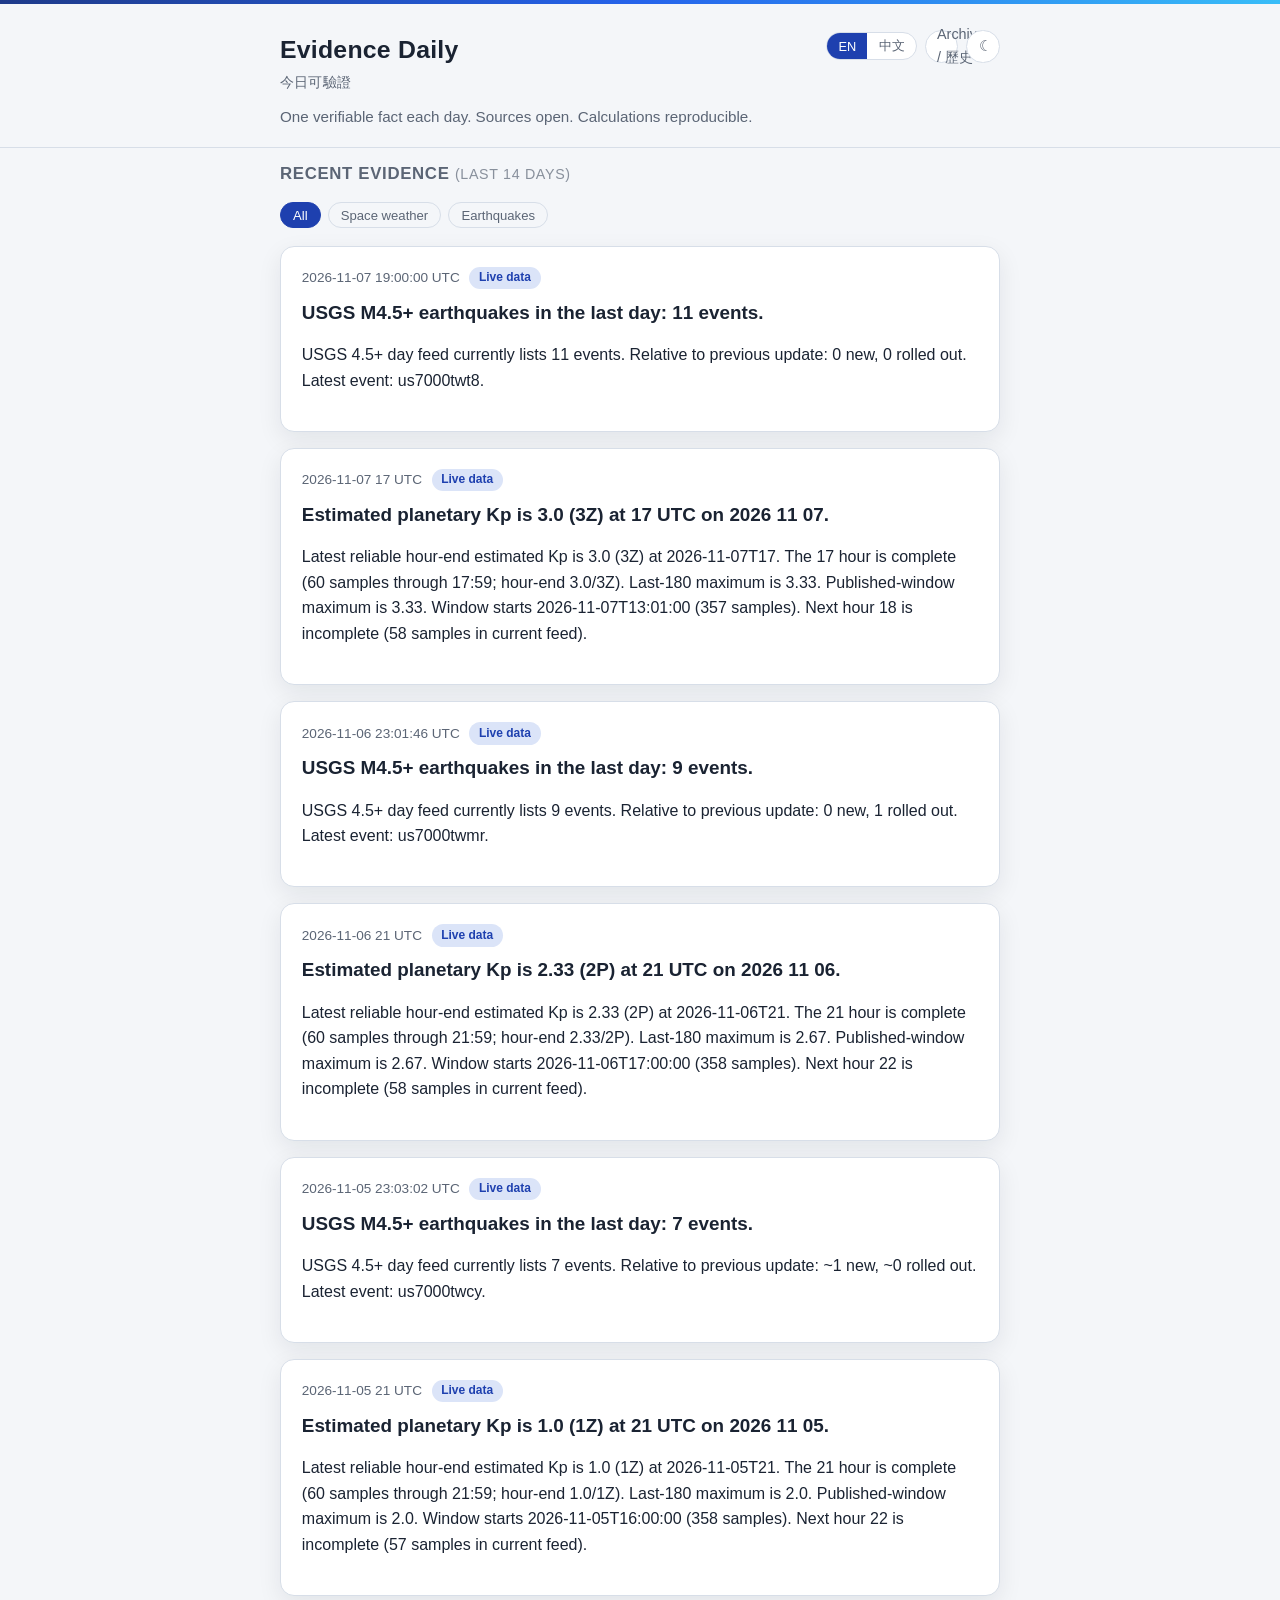
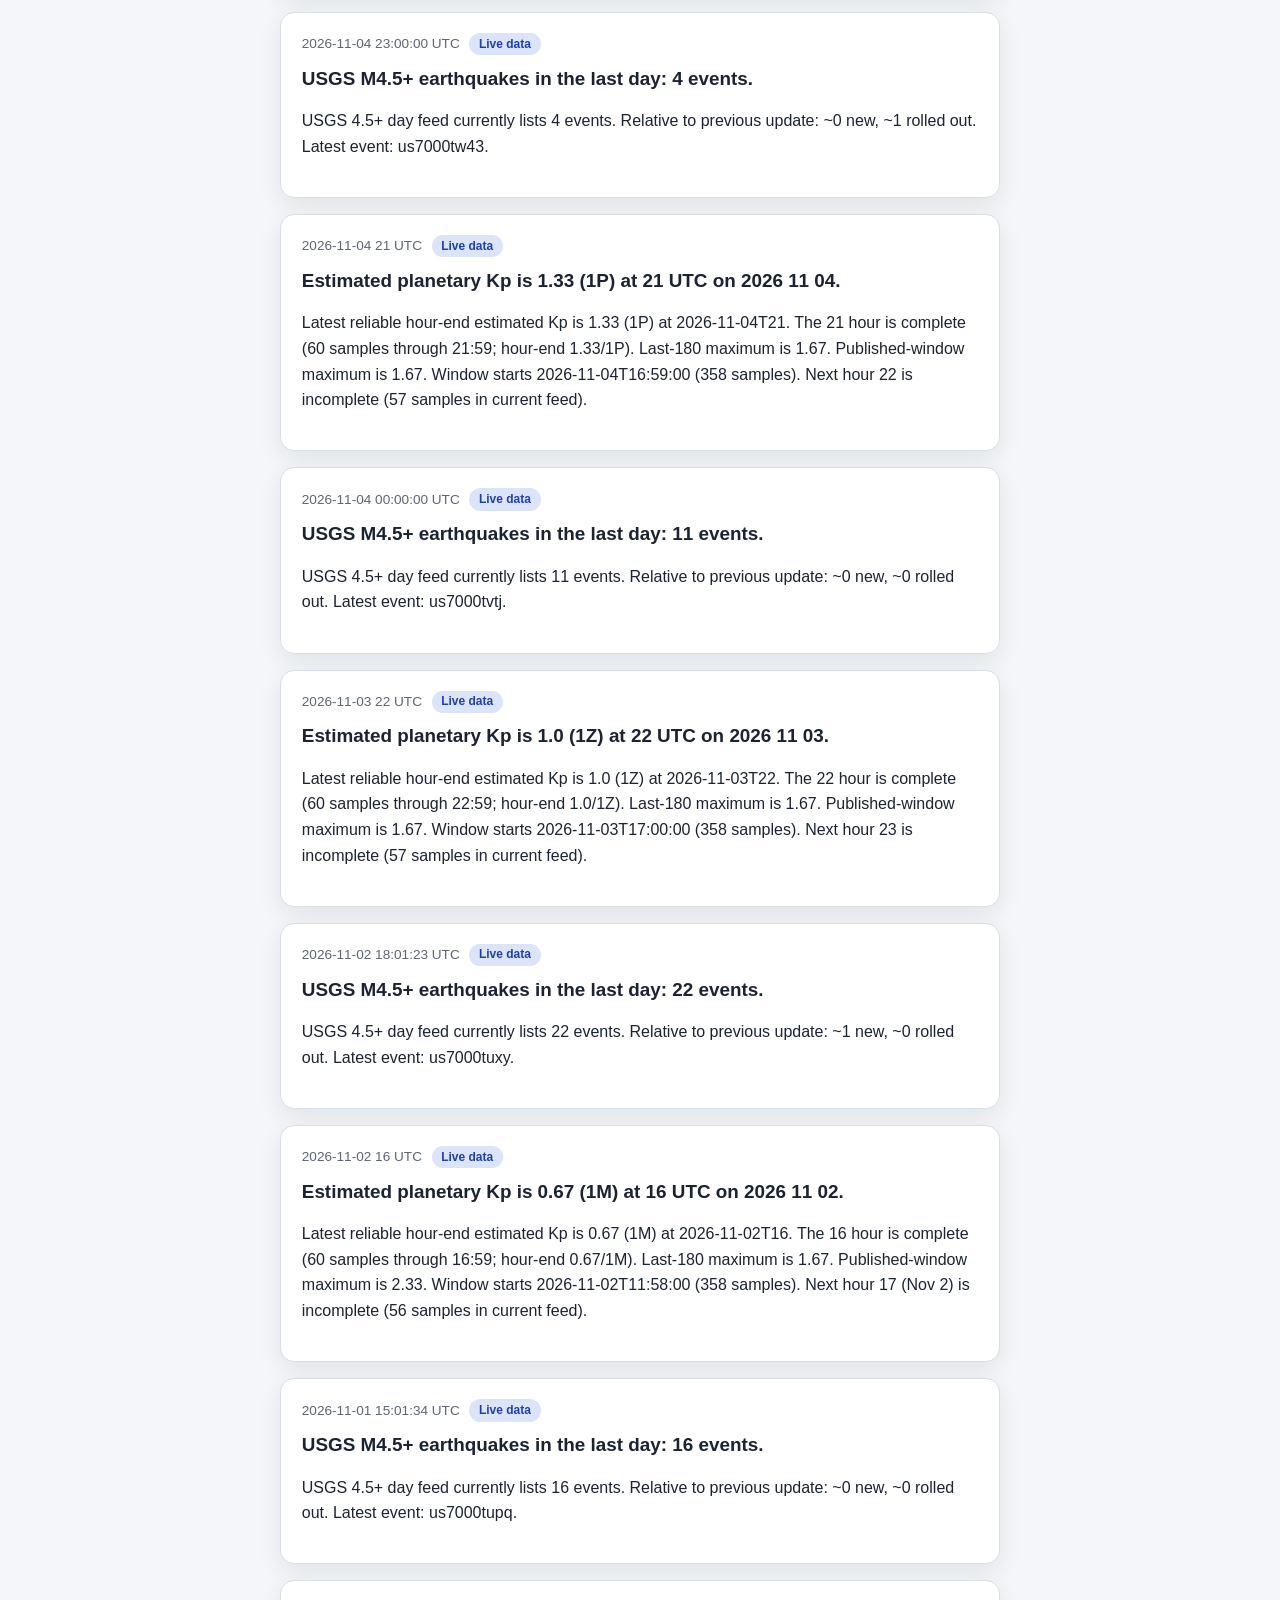
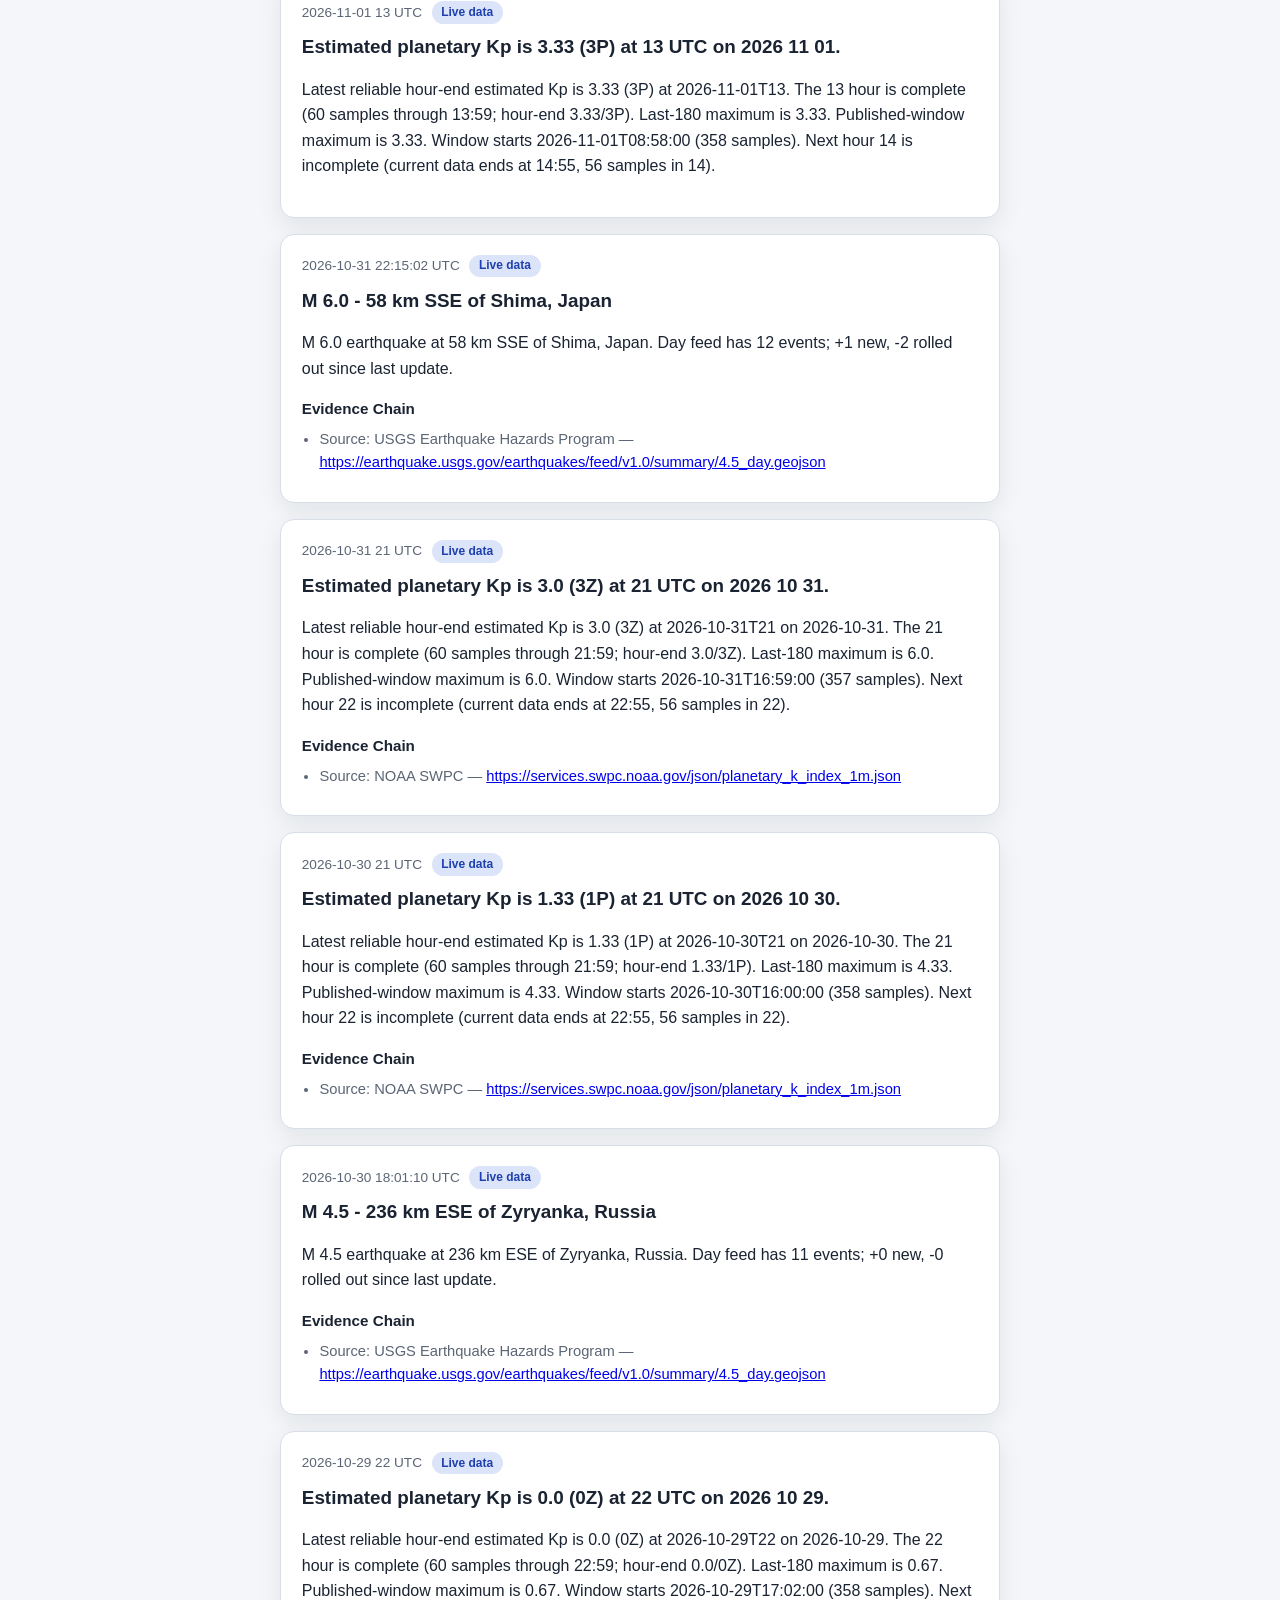
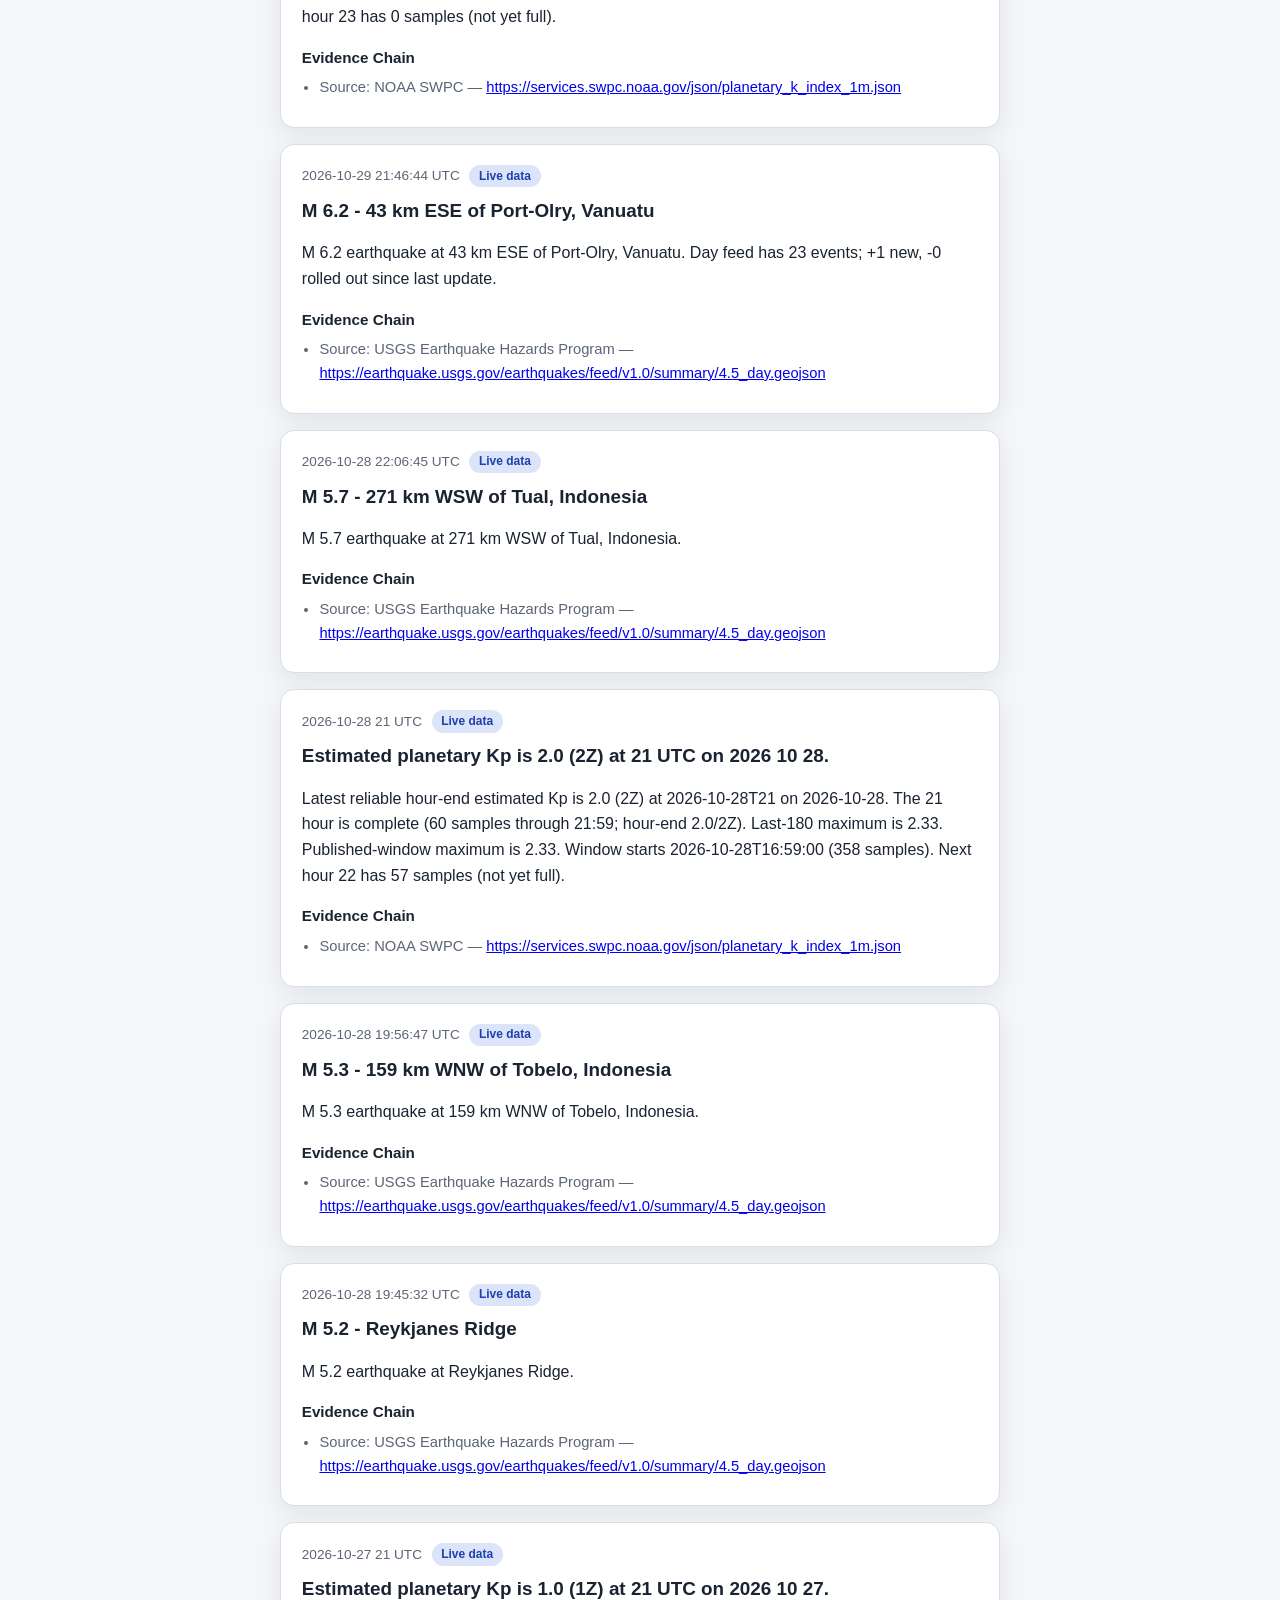
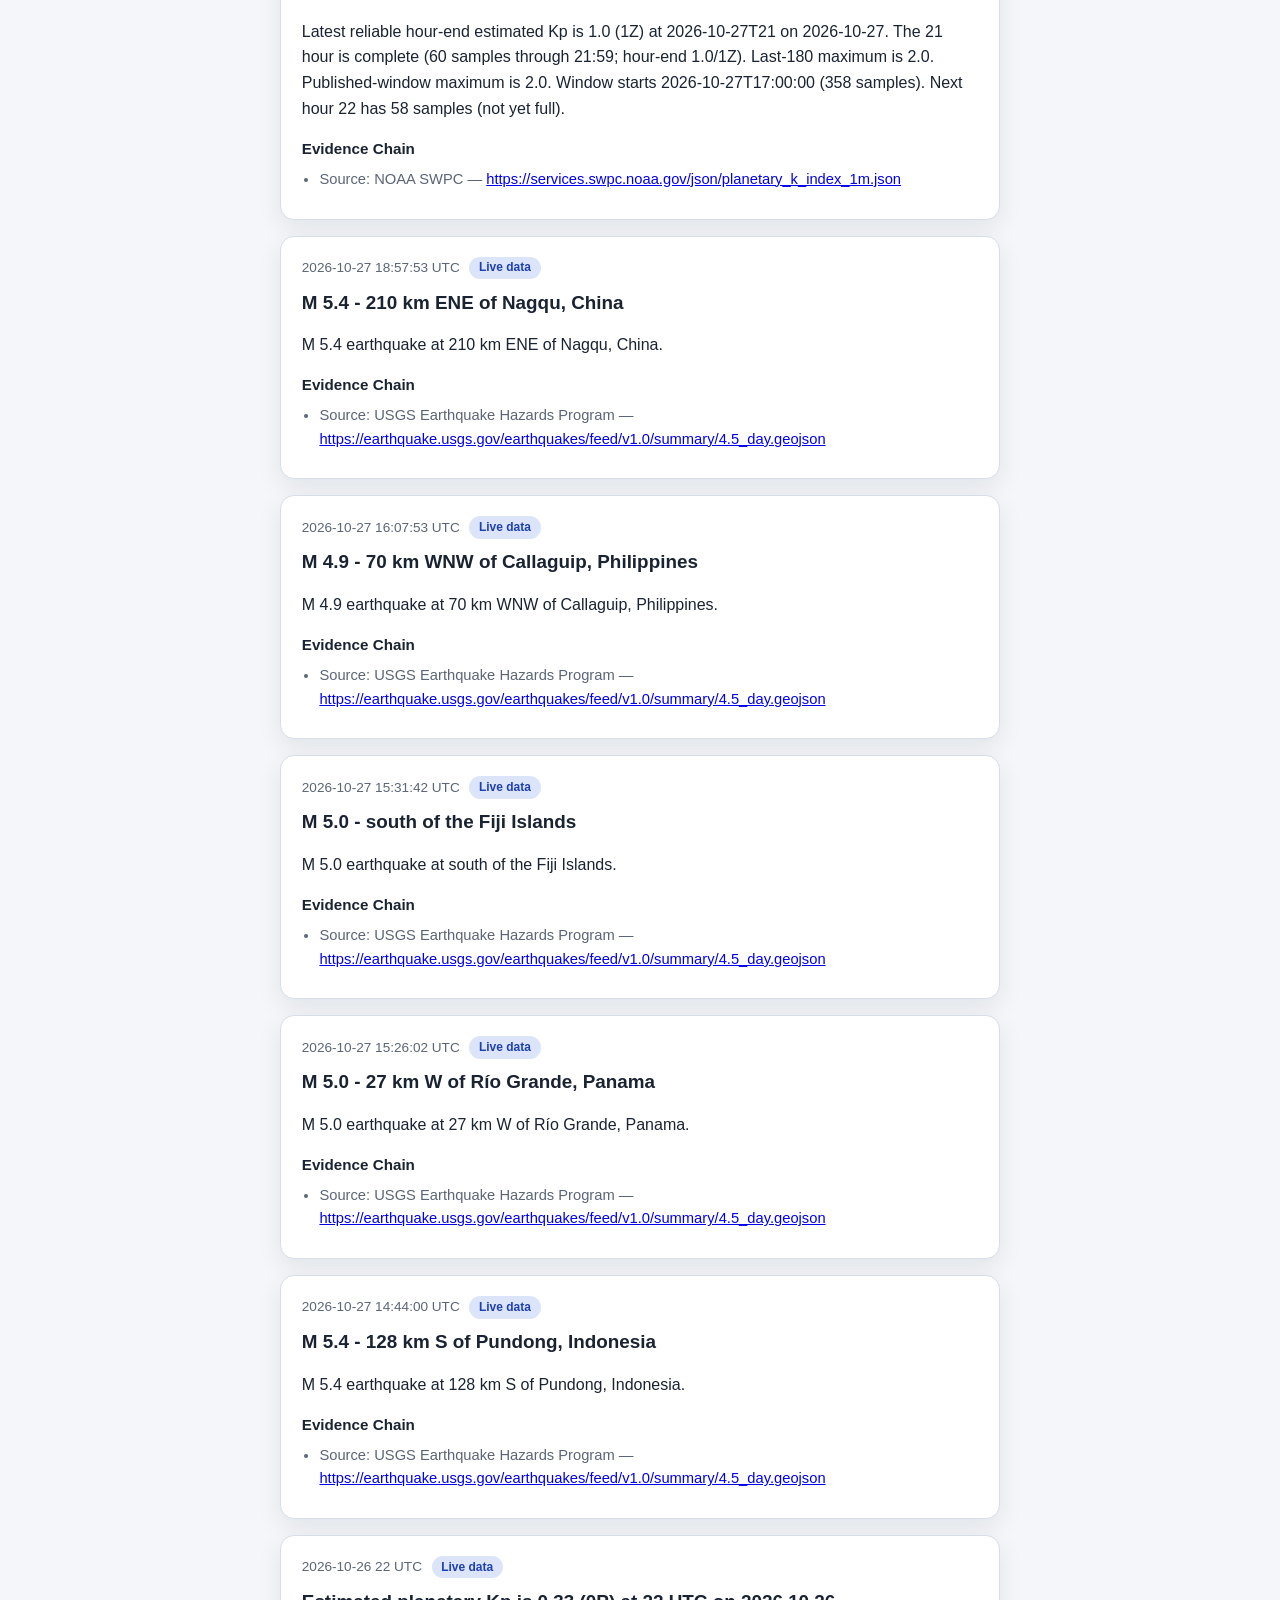
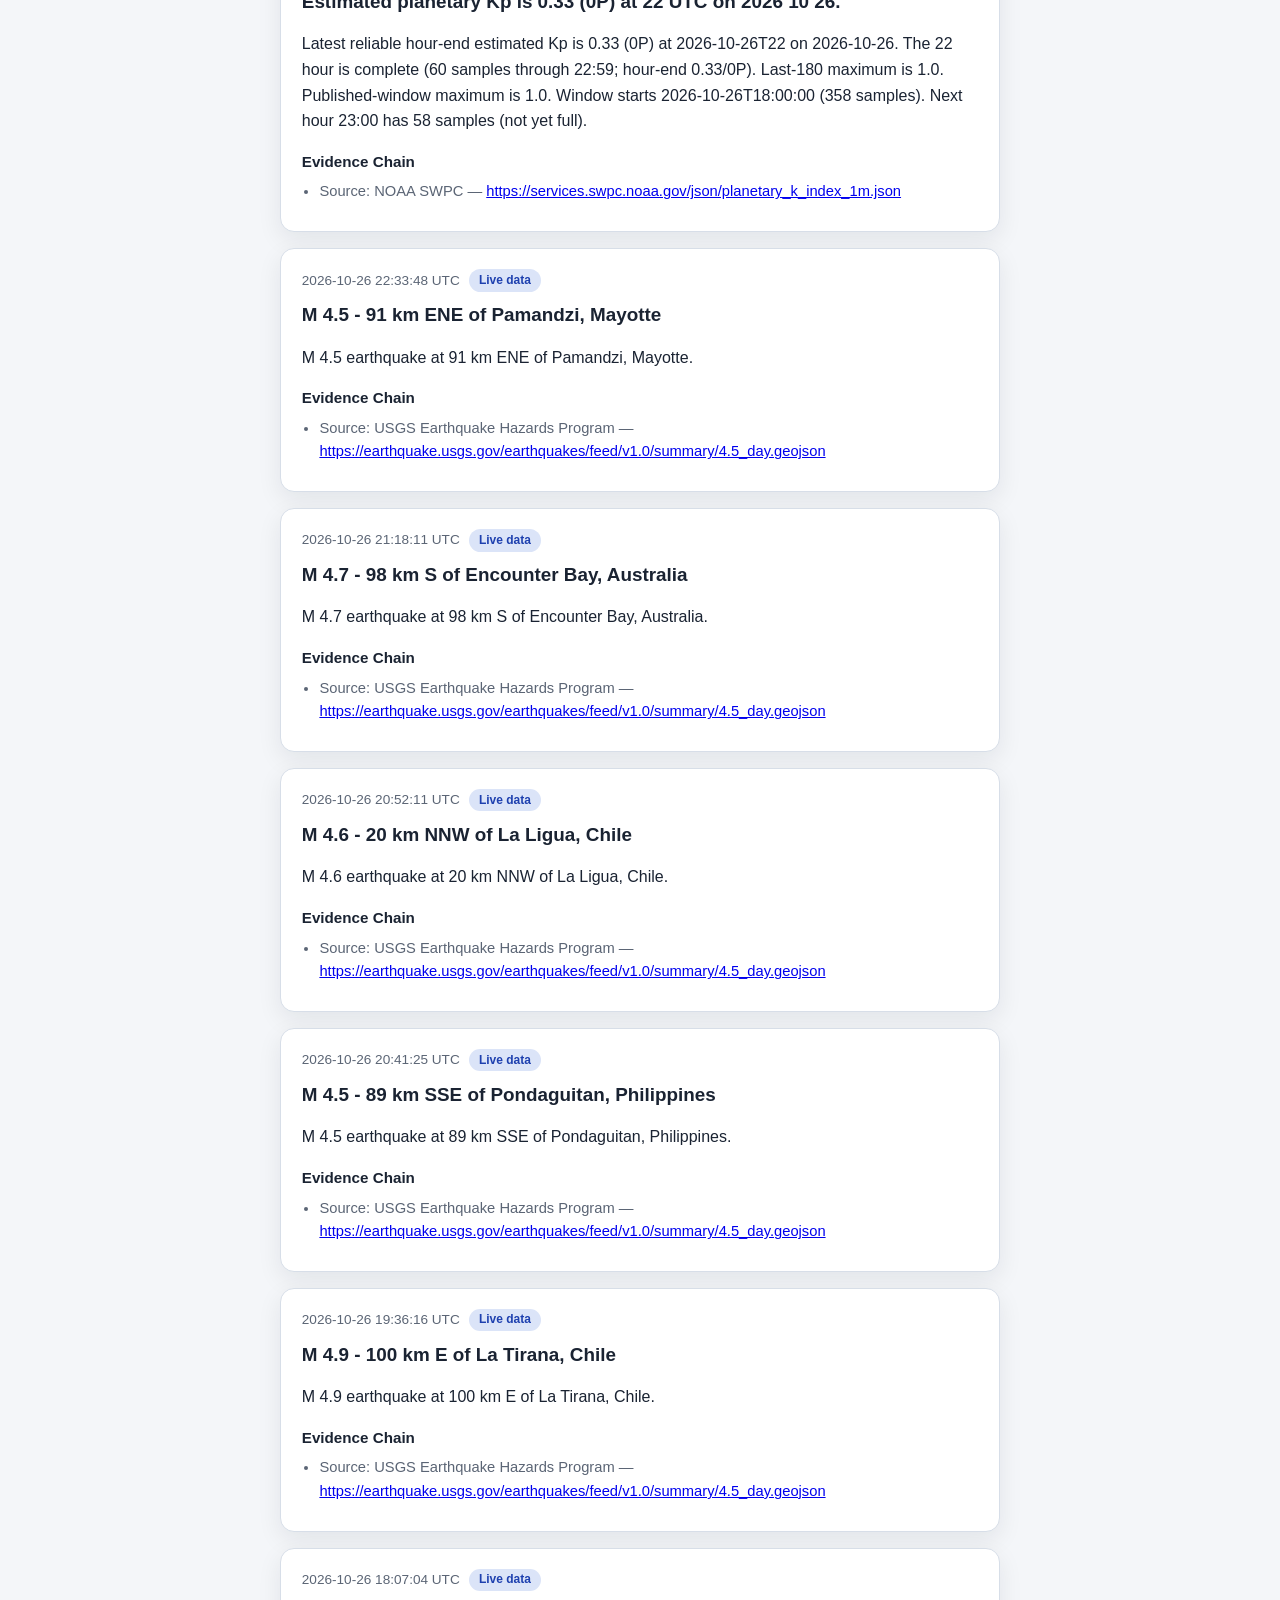
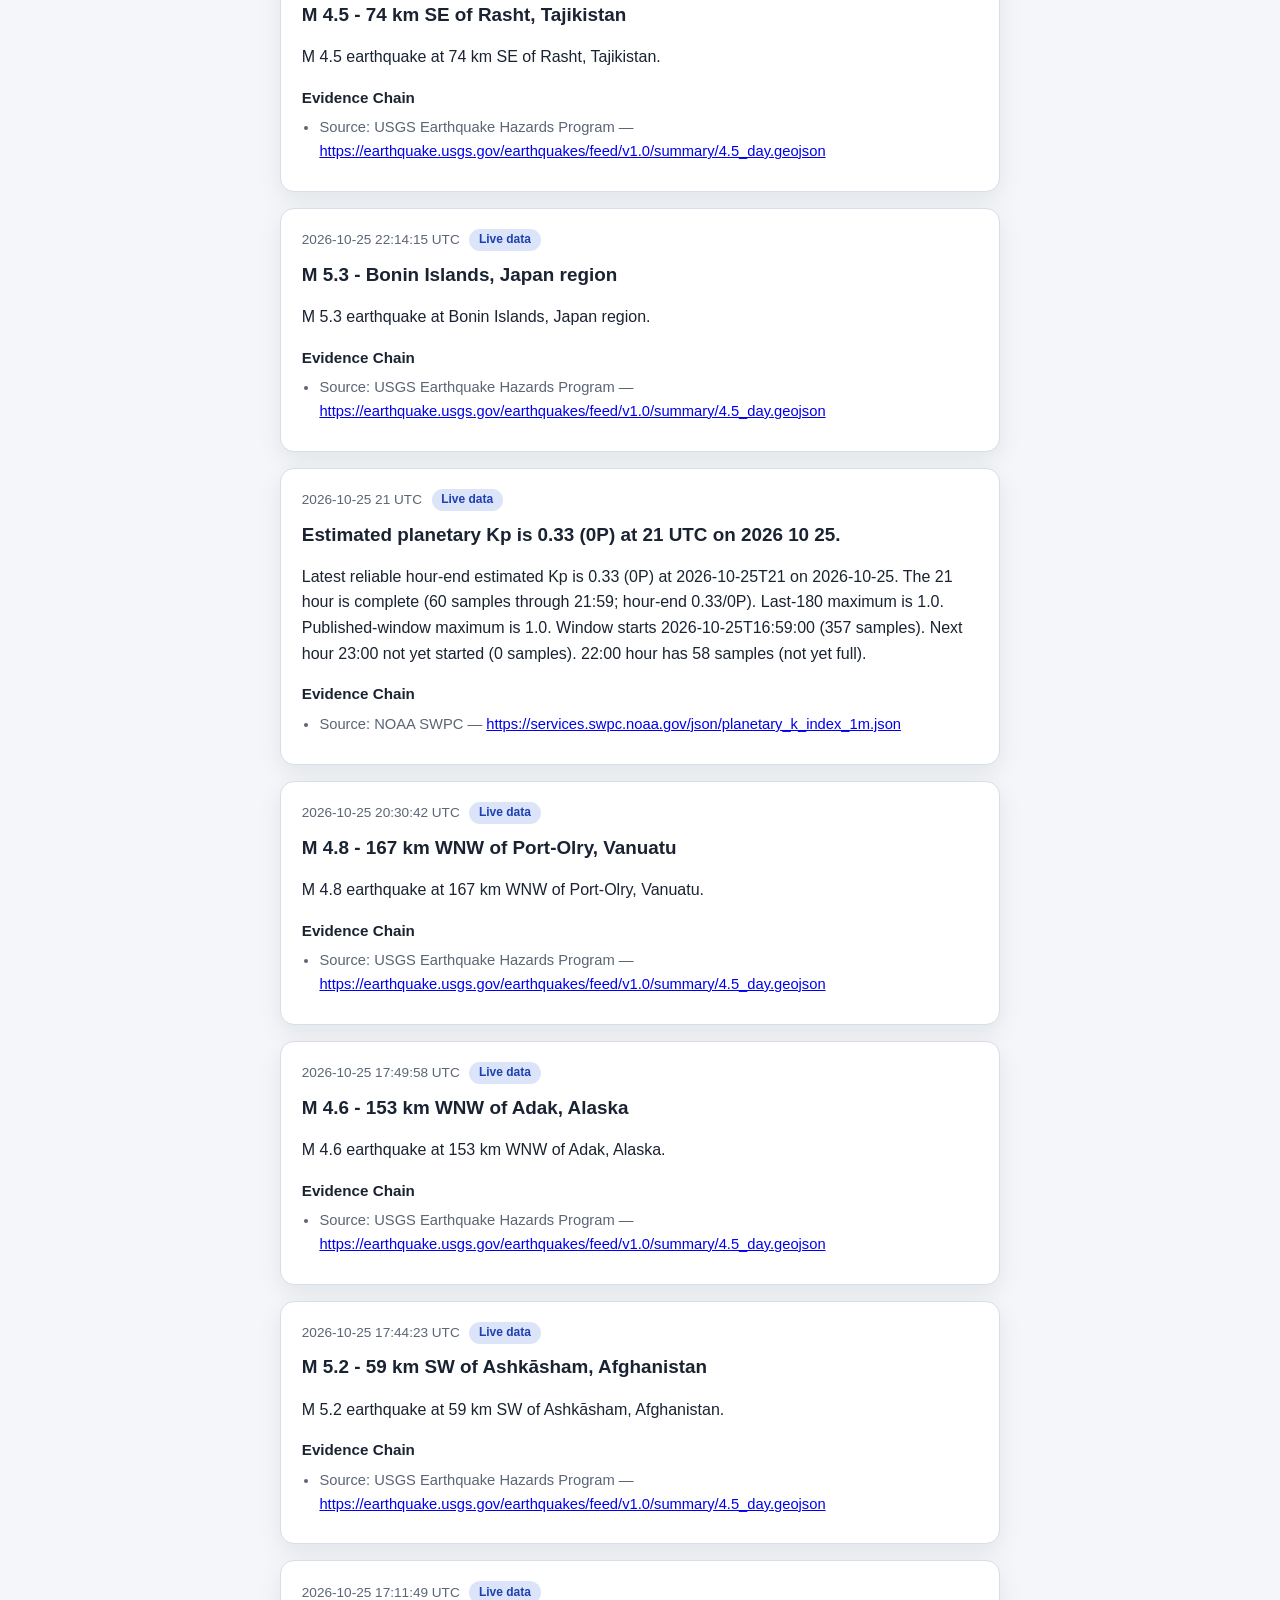
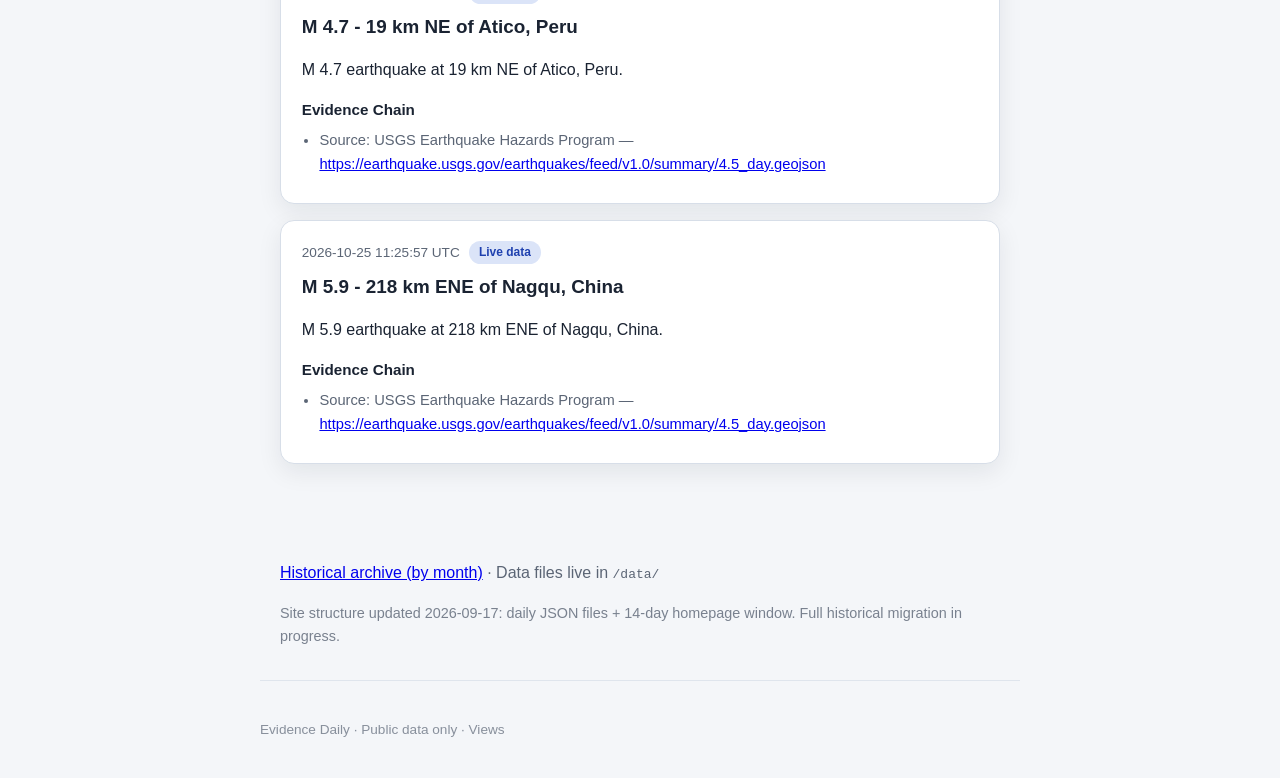
<file: index.html>
<!DOCTYPE html>
<html lang="en">
<head>
  <meta charset="UTF-8">
  <meta name="viewport" content="width=device-width, initial-scale=1.0">
  <title>Evidence Daily / 今日可驗證</title>
  <meta name="description" content="Daily verifiable data points with full evidence chains. 每日可公開驗證的數據與完整證據鏈。">
  <meta name="theme-color" content="#1e40af">
  <link rel="stylesheet" href="style.css">
  <script>
    (function() {
      const saved = localStorage.getItem("evidaily-theme");
      const prefersDark = window.matchMedia("(prefers-color-scheme: dark)").matches;
      const theme = saved || (prefersDark ? "dark" : "light");
      document.documentElement.setAttribute("data-theme", theme);
    })();
  </script>
</head>
<body>
  <header>
    <div class="container">
      <div class="header-top">
        <h1 class="site-title">
          <span data-i18n="title">Evidence Daily</span>
          <span class="subtitle" data-i18n="subtitle">今日可驗證</span>
        </h1>
        <div class="controls">
          <div class="lang-switch">
            <button id="lang-en" class="lang-btn active" onclick="setLang('en')">EN</button>
            <button id="lang-zh" class="lang-btn" onclick="setLang('zh')">中文</button>
          </div>
          <a href="archive.html" class="theme-btn" style="text-decoration:none;display:inline-flex;align-items:center;padding:0.35rem 0.7rem;font-size:0.9rem;" title="Historical Archive">Archive / 歷史</a>
          <button id="theme-toggle" class="theme-btn" onclick="toggleTheme()" title="Toggle light / dark" aria-label="Toggle theme">
            <span id="theme-icon">☾</span>
          </button>
        </div>
      </div>
      <p class="tagline">One verifiable fact each day. Sources open. Calculations reproducible.</p>
    </div>
  </header>

  <main class="container">
    <section class="today" id="entries-section">
      <h2>Recent Evidence <small style="font-weight:400;font-size:0.85em;opacity:0.7">(last 14 days)</small></h2>
      <div class="filter-bar" role="tablist" aria-label="Category filter">
        <button class="filter-btn active" data-filter="all" onclick="setFilter('all')">All</button>
        <button class="filter-btn" data-filter="space" onclick="setFilter('space')">Space weather</button>
        <button class="filter-btn" data-filter="quake" onclick="setFilter('quake')">Earthquakes</button>
      </div>
      <!-- Entries will be injected by app.js -->
      <p id="loading-msg" style="opacity:0.7;">Loading recent data…</p>
    </section>

    <section class="about" style="margin-top:3rem;padding-top:2rem;border-top:1px solid var(--border);">
      <p><a href="archive.html">Historical archive (by month)</a> · Data files live in <code>/data/</code></p>
      <p style="font-size:0.9em;opacity:0.8;">Site structure updated 2026-09-17: daily JSON files + 14-day homepage window. Full historical migration in progress.</p>
    </section>
  </main>

  <footer class="container" style="margin-top:2rem;padding:1.5rem 0;font-size:0.85em;opacity:0.7;">
    <p>Evidence Daily · Public data only · <span id="busuanzi_container_site_pv">Views <span id="busuanzi_value_site_pv"></span></span></p>
  </footer>

  <script src="app.js"></script>
  <script>
    // Minimal theme toggle (compatible with existing)
    function toggleTheme() {
      const html = document.documentElement;
      const next = html.getAttribute('data-theme') === 'dark' ? 'light' : 'dark';
      html.setAttribute('data-theme', next);
      localStorage.setItem('evidaily-theme', next);
      document.getElementById('theme-icon').textContent = next === 'dark' ? '☀' : '☾';
    }
    // Basic filter (works after render)
    function setFilter(cat) {
      document.querySelectorAll('.filter-btn').forEach(b => b.classList.toggle('active', b.dataset.filter === cat));
      document.querySelectorAll('article.entry').forEach(el => {
        if (cat === 'all') el.style.display = '';
        else el.style.display = el.dataset.category === cat ? '' : 'none';
      });
    }
    // Hide loading after init
    document.addEventListener('DOMContentLoaded', () => {
      setTimeout(() => {
        const msg = document.getElementById('loading-msg');
        if (msg) msg.remove();
      }, 800);
    });
  </script>
  <script async src="//busuanzi.ibruce.info/busuanzi/2.3/busuanzi.pure.mini.js"></script>
</body>
</html>
</file>
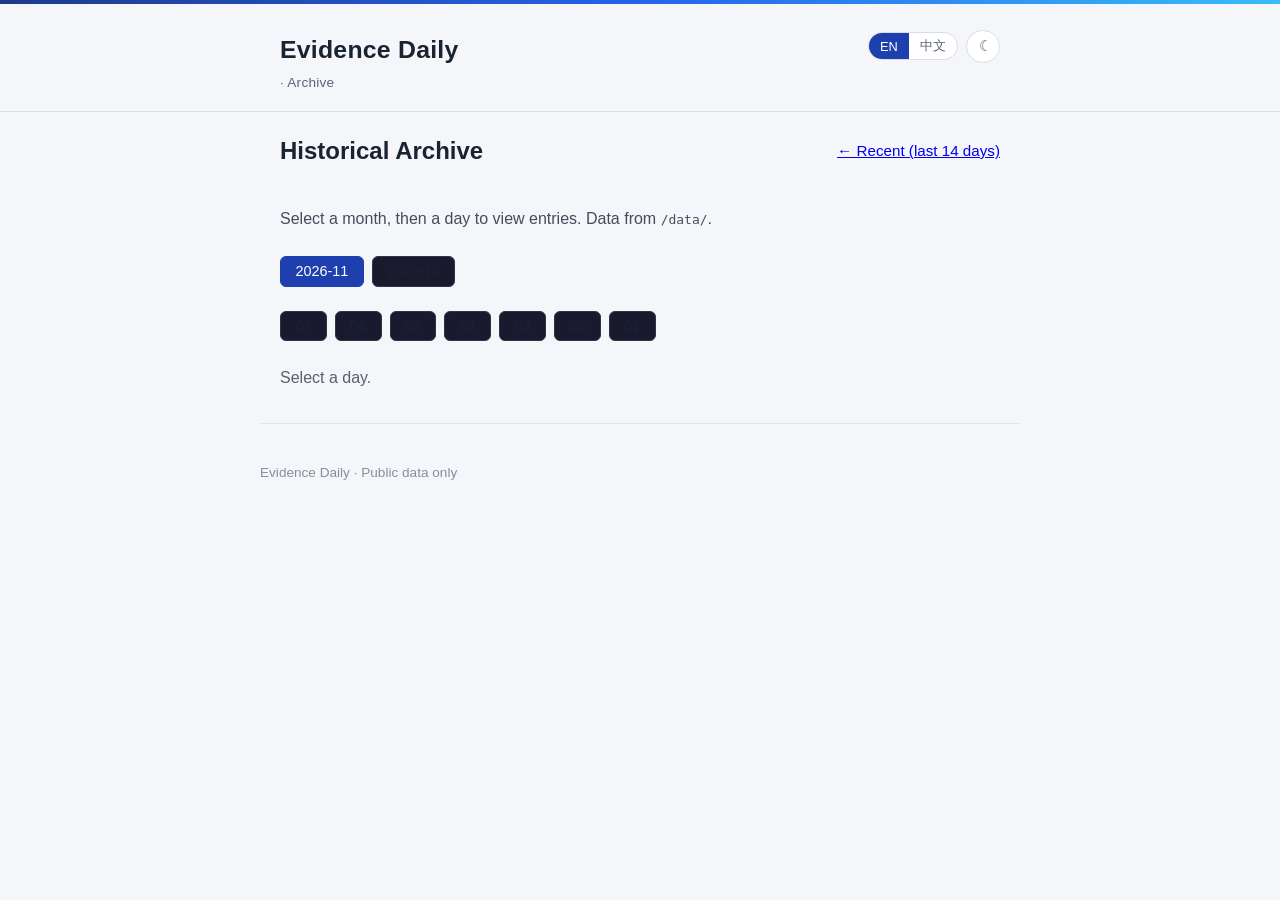
<file: archive.html>
<!DOCTYPE html>
<html lang="en">
<head>
  <meta charset="UTF-8">
  <meta name="viewport" content="width=device-width, initial-scale=1.0">
  <title>Archive · Evidence Daily</title>
  <meta name="description" content="Historical archive of Evidence Daily verifiable data points.">
  <link rel="stylesheet" href="style.css">
  <script>
    (function() {
      const saved = localStorage.getItem("evidaily-theme");
      const prefersDark = window.matchMedia("(prefers-color-scheme: dark)").matches;
      const theme = saved || (prefersDark ? "dark" : "light");
      document.documentElement.setAttribute("data-theme", theme);
    })();
  </script>
  <style>
    .archive-nav { margin: 1.5rem 0; display: flex; flex-wrap: wrap; gap: 0.5rem; }
    .month-btn, .day-btn {
      padding: 0.4rem 0.9rem;
      border-radius: 6px;
      border: 1px solid var(--border, #334);
      background: var(--card-bg, #1a1a2e);
      color: inherit;
      cursor: pointer;
      font-size: 0.9rem;
    }
    .month-btn.active, .day-btn.active {
      background: #1e40af;
      border-color: #1e40af;
      color: #fff;
    }
    .month-btn:hover, .day-btn:hover { opacity: 0.9; }
    #archive-entries { margin-top: 1.5rem; }
    .archive-header { display: flex; justify-content: space-between; align-items: center; flex-wrap: wrap; gap: 1rem; }
    .back-link { font-size: 0.95rem; }
  </style>
</head>
<body>
  <header>
    <div class="container">
      <div class="header-top">
        <h1 class="site-title">
          <a href="index.html" style="text-decoration:none;color:inherit;">Evidence Daily</a>
          <span class="subtitle">· Archive</span>
        </h1>
        <div class="controls">
          <div class="lang-switch">
            <button id="lang-en" class="lang-btn active" onclick="setLang('en')">EN</button>
            <button id="lang-zh" class="lang-btn" onclick="setLang('zh')">中文</button>
          </div>
          <button id="theme-toggle" class="theme-btn" onclick="toggleTheme()" title="Toggle theme">
            <span id="theme-icon">☾</span>
          </button>
        </div>
      </div>
    </div>
  </header>

  <main class="container">
    <div class="archive-header">
      <h2>Historical Archive</h2>
      <a class="back-link" href="index.html">← Recent (last 14 days)</a>
    </div>

    <p style="opacity:0.8;margin-bottom:1rem;">Select a month, then a day to view entries. Data from <code>/data/</code>.</p>

    <div class="archive-nav" id="month-nav"></div>
    <div class="archive-nav" id="day-nav" style="display:none;"></div>

    <div id="archive-entries">
      <p style="opacity:0.7;">Loading available dates…</p>
    </div>
  </main>

  <footer class="container" style="margin-top:2rem;padding:1.5rem 0;font-size:0.85em;opacity:0.7;">
    <p>Evidence Daily · Public data only</p>
  </footer>

  <script src="app.js"></script>
  <script>
    function toggleTheme() {
      const html = document.documentElement;
      const next = html.getAttribute('data-theme') === 'dark' ? 'light' : 'dark';
      html.setAttribute('data-theme', next);
      localStorage.setItem('evidaily-theme', next);
      document.getElementById('theme-icon').textContent = next === 'dark' ? '☀' : '☾';
    }

    let AVAILABLE = [];

    function getMonths() {
      return [...new Set(AVAILABLE.map(d => d.slice(0,7)))].sort().reverse();
    }

    function getDaysOfMonth(ym) {
      return AVAILABLE.filter(d => d.startsWith(ym)).sort().reverse();
    }

    function renderMonthNav() {
      const nav = document.getElementById('month-nav');
      const months = getMonths();
      if (months.length === 0) {
        nav.innerHTML = '<p style="opacity:0.7;">No archived dates found.</p>';
        return;
      }
      nav.innerHTML = months.map(m => 
        `<button class="month-btn" data-month="${m}" onclick="selectMonth('${m}')">${m}</button>`
      ).join('');
    }

    function selectMonth(ym) {
      document.querySelectorAll('.month-btn').forEach(b => b.classList.toggle('active', b.dataset.month === ym));
      const days = getDaysOfMonth(ym);
      const dayNav = document.getElementById('day-nav');
      dayNav.style.display = 'flex';
      dayNav.innerHTML = days.map(d => 
        `<button class="day-btn" data-day="${d}" onclick="loadDay('${d}')">${d.slice(8)}</button>`
      ).join('');
      document.getElementById('archive-entries').innerHTML = '<p style="opacity:0.7;">Select a day.</p>';
    }

    async function loadDay(dateStr) {
      document.querySelectorAll('.day-btn').forEach(b => b.classList.toggle('active', b.dataset.day === dateStr));
      const container = document.getElementById('archive-entries');
      container.innerHTML = '<p style="opacity:0.7;">Loading…</p>';

      try {
        const res = await fetch(`data/${dateStr}.json`);
        if (!res.ok) throw new Error('not found');
        const day = await res.json();
        const lang = localStorage.getItem('evidaily-lang') || 'en';
        const entries = (day.entries || []).sort((a,b) => (b.time_utc||'').localeCompare(a.time_utc||''));

        if (entries.length === 0) {
          container.innerHTML = '<p>No entries for this day.</p>';
          return;
        }

        if (typeof renderEntry === 'function') {
          container.innerHTML = `<h3 style="margin-bottom:1rem;">${dateStr} · ${entries.length} entries</h3>` +
            entries.map(e => renderEntry(e, lang)).join('\n');
        } else {
          container.innerHTML = `<h3 style="margin-bottom:1rem;">${dateStr} · ${entries.length} entries</h3>` +
            entries.map(e => {
              const title = (e.title && (e.title[lang] || e.title.en)) || '';
              const time = (e.time_utc || '').replace('T',' ').replace('Z',' UTC');
              return `<article class="entry"><div class="entry-meta"><time>${time}</time></div><h3 class="conclusion">${title}</h3></article>`;
            }).join('\n');
        }
      } catch (err) {
        container.innerHTML = `<p>Failed to load ${dateStr}.json</p>`;
      }
    }

    function setLang(lang) {
      localStorage.setItem('evidaily-lang', lang);
      document.querySelectorAll('.lang-btn').forEach(btn => {
        btn.classList.toggle('active', btn.id === `lang-${lang}`);
      });
      const active = document.querySelector('.day-btn.active');
      if (active) loadDay(active.dataset.day);
    }

    async function initArchive() {
      const container = document.getElementById('archive-entries');
      try {
        const res = await fetch('data/available.json');
        if (!res.ok) throw new Error('manifest missing');
        const manifest = await res.json();
        AVAILABLE = Array.isArray(manifest.dates) ? manifest.dates : [];
        // Ensure newest first
        AVAILABLE.sort().reverse();
      } catch (err) {
        console.warn('Failed to load available.json, falling back to empty', err);
        AVAILABLE = [];
        container.innerHTML = '<p style="opacity:0.7;">Could not load archive index. Please try again later.</p>';
        return;
      }

      if (AVAILABLE.length === 0) {
        container.innerHTML = '<p style="opacity:0.7;">No archived dates found.</p>';
        return;
      }

      renderMonthNav();
      const months = getMonths();
      if (months.length) selectMonth(months[0]);
    }

    document.addEventListener('DOMContentLoaded', () => {
      initArchive();
    });
  </script>
</body>
</html>
</file>
<file: style.css>
:root,
[data-theme="light"] {
  --bg: #f4f6f9;
  --bg-elev: #ffffff;
  --text: #1a2332;
  --muted: #5b6575;
  --line: #d7dee8;
  --accent: #1e40af;
  --accent-soft: #dbe4f8;
  --shadow: 0 8px 24px rgba(15, 23, 42, 0.08);
  --header-grad: linear-gradient(90deg, #1e3a8a, #2563eb, #38bdf8);
}

[data-theme="dark"] {
  --bg: #0f141c;
  --bg-elev: #171e29;
  --text: #e8edf5;
  --muted: #9aa6b8;
  --line: #2a3444;
  --accent: #60a5fa;
  --accent-soft: #1e3a5f;
  --shadow: 0 8px 24px rgba(0, 0, 0, 0.35);
  --header-grad: linear-gradient(90deg, #1e3a8a, #1d4ed8, #0ea5e9);
}

* { box-sizing: border-box; }

html, body {
  margin: 0;
  padding: 0;
  background: var(--bg);
  color: var(--text);
  font-family: "IBM Plex Sans", "Noto Sans TC", "Segoe UI", sans-serif;
  line-height: 1.6;
  transition: background 0.25s ease, color 0.25s ease;
}

body::before {
  content: "";
  display: block;
  height: 4px;
  background: var(--header-grad);
}

.container {
  max-width: 760px;
  margin: 0 auto;
  padding: 0 1.25rem;
}

header {
  padding: 1.6rem 0 1.1rem;
  border-bottom: 1px solid var(--line);
}

.header-top {
  display: flex;
  align-items: flex-start;
  justify-content: space-between;
  gap: 1rem;
}

.site-title {
  margin: 0;
  font-size: 1.55rem;
  letter-spacing: 0.01em;
}

.subtitle {
  display: block;
  font-size: 0.85rem;
  color: var(--muted);
  font-weight: 500;
  margin-top: 0.15rem;
}

.tagline {
  margin: 0.7rem 0 0;
  color: var(--muted);
  font-size: 0.95rem;
}

.controls {
  display: flex;
  align-items: center;
  gap: 0.5rem;
}

.lang-switch {
  display: flex;
  border: 1px solid var(--line);
  border-radius: 999px;
  overflow: hidden;
  background: var(--bg-elev);
}

.lang-btn, .theme-btn {
  border: 0;
  background: transparent;
  color: var(--muted);
  padding: 0.28rem 0.7rem;
  cursor: pointer;
  font-size: 0.8rem;
}

.lang-btn.active {
  background: var(--accent);
  color: #fff;
}

.theme-btn {
  width: 2.1rem;
  height: 2.1rem;
  border-radius: 999px;
  border: 1px solid var(--line);
  background: var(--bg-elev);
  font-size: 0.95rem;
}

.theme-btn:hover, .lang-btn:hover {
  color: var(--text);
}

main { padding: 1.6rem 0 2.5rem; }

.today h2, .about h2 {
  font-size: 1.05rem;
  letter-spacing: 0.04em;
  text-transform: uppercase;
  color: var(--muted);
  font-weight: 600;
}

.entry {
  background: var(--bg-elev);
  border: 1px solid var(--line);
  border-radius: 14px;
  padding: 1.25rem 1.3rem 1.35rem;
  box-shadow: var(--shadow);
  margin-bottom: 1rem;
  transition: transform 0.15s ease, box-shadow 0.15s ease;
}

.entry:hover {
  transform: translateY(-1px);
}

.entry-meta {
  display: flex;
  align-items: center;
  gap: 0.6rem;
  margin-bottom: 0.6rem;
  color: var(--muted);
  font-size: 0.85rem;
}

.status {
  background: var(--accent-soft);
  color: var(--accent);
  border-radius: 999px;
  padding: 0.1rem 0.6rem;
  font-size: 0.75rem;
  font-weight: 600;
}

.conclusion {
  margin: 0 0 1rem;
  font-size: 1.18rem;
  line-height: 1.45;
}

.data-block {
  background: var(--bg);
  border-radius: 10px;
  padding: 0.75rem 0.95rem;
  margin-bottom: 1rem;
}

.data-list {
  list-style: none;
  margin: 0.4rem 0 0;
  padding: 0;
}

.data-list li {
  position: relative;
  padding-left: 1.05rem;
  margin-bottom: 0.28rem;
}

.data-list li::before {
  content: "·";
  position: absolute;
  left: 0.15rem;
  color: var(--accent);
  font-weight: 700;
}

.evidence-chain h4 {
  margin: 0 0 0.4rem;
  font-size: 0.95rem;
}

.evidence-chain ul {
  margin: 0;
  padding-left: 1.1rem;
}

.evidence-chain li {
  margin-bottom: 0.35rem;
  color: var(--muted);
  font-size: 0.92rem;
}

.viz {
  margin: 0.2rem 0 1rem;
}

.viz-label {
  font-size: 0.8rem;
  color: var(--muted);
  margin-bottom: 0.35rem;
}

.bar-track {
  height: 10px;
  background: var(--line);
  border-radius: 999px;
  overflow: hidden;
}

.bar-fill {
  height: 100%;
  width: 52%;
  background: var(--header-grad);
  border-radius: 999px;
}

.scale-row {
  display: flex;
  justify-content: space-between;
  font-size: 0.72rem;
  color: var(--muted);
  margin-top: 0.25rem;
}

.about p {
  color: var(--muted);
}

footer {
  border-top: 1px solid var(--line);
  padding: 1rem 0 1.5rem;
  color: var(--muted);
  font-size: 0.85rem;
}

@media (max-width: 560px) {
  .header-top { flex-direction: column; }
  .site-title { font-size: 1.35rem; }
}

/* View counter */
.view-count {
  margin: 0.35rem 0 0;
  font-size: 0.8rem;
  color: var(--muted);
  opacity: 0.9;
}
.view-count .view-sep {
  margin: 0 0.35rem;
  opacity: 0.6;
}
/* Category filter */
.filter-bar {
  display: flex;
  flex-wrap: wrap;
  gap: 0.45rem;
  margin: 0 0 1.1rem;
}
.filter-btn {
  border: 1px solid var(--line);
  background: transparent;
  color: var(--muted);
  border-radius: 999px;
  padding: 0.28rem 0.75rem;
  font-size: 0.82rem;
  cursor: pointer;
  transition: background 0.15s, color 0.15s, border-color 0.15s;
}
.filter-btn:hover {
  border-color: var(--accent);
  color: var(--accent);
}
.filter-btn.active {
  background: var(--accent);
  border-color: var(--accent);
  color: #fff;
}
</file>
